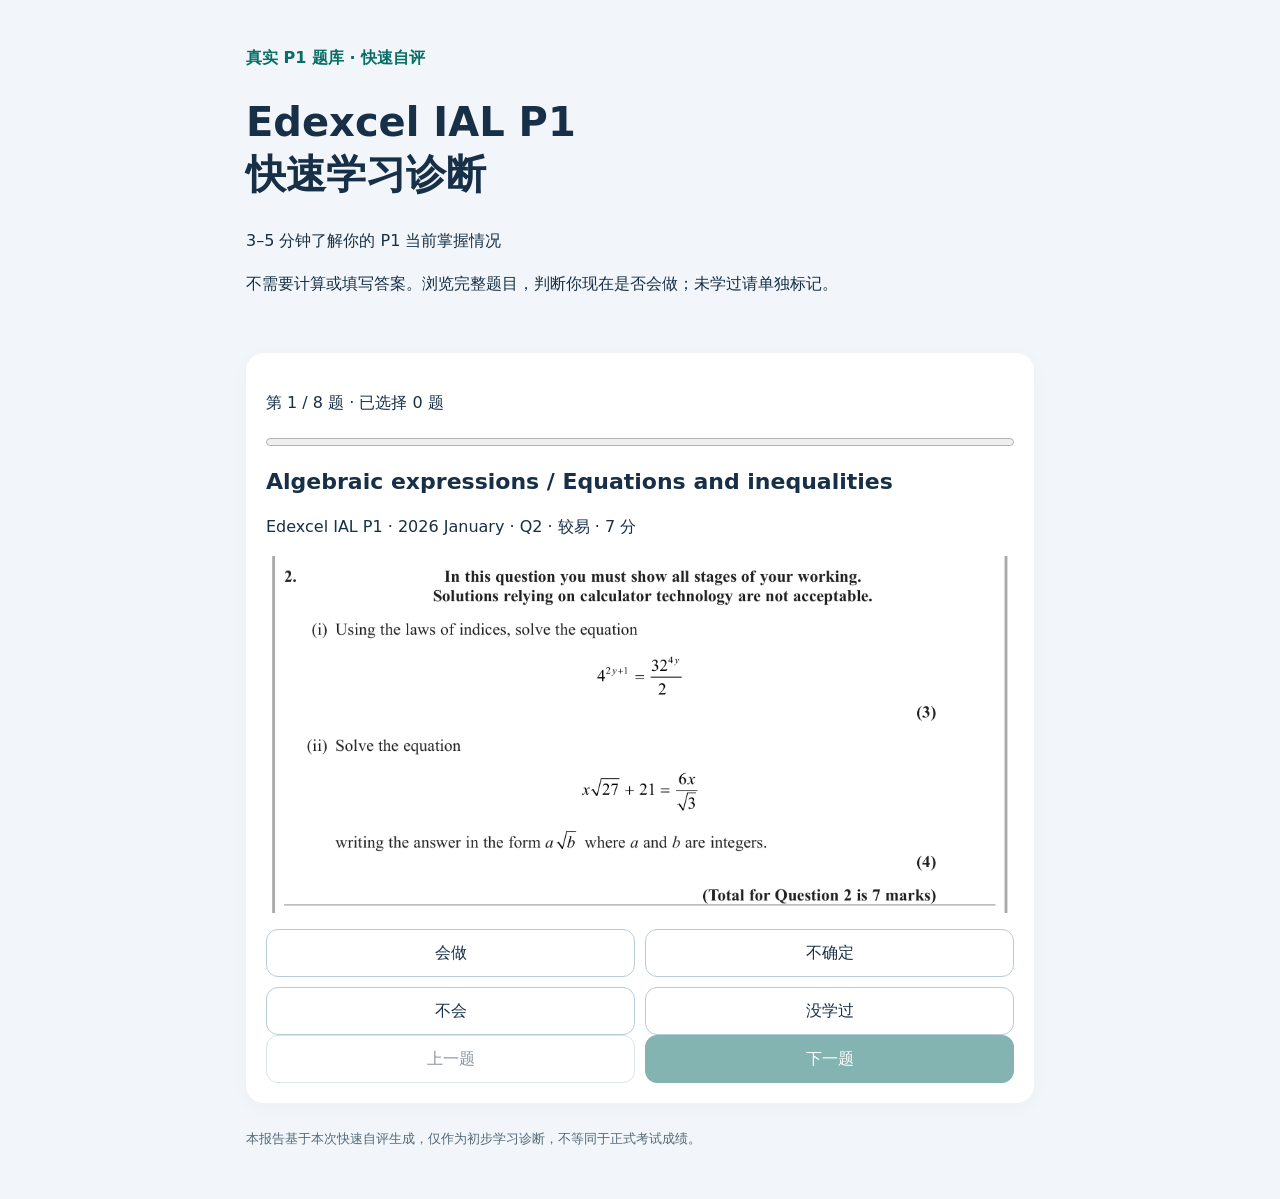
<file: diagnostic.html>
<!doctype html><html lang="zh-CN"><meta charset="utf-8"><meta name="viewport" content="width=device-width,initial-scale=1"><title>Edexcel IAL P1 快速学习诊断</title><link rel="stylesheet" href="css/diagnostic.css"><main><header><span class="badge">真实 P1 题库 · 快速自评</span><h1>Edexcel IAL P1<br>快速学习诊断</h1><p>3–5 分钟了解你的 P1 当前掌握情况</p><p>不需要计算或填写答案。浏览完整题目，判断你现在是否会做；未学过请单独标记。</p></header><div id="error" role="alert"></div><section id="quiz"><p>正在读取已确认真题…</p></section><section id="result" hidden></section><section id="lead" hidden><h2>获取你的下一步学习支持</h2><form id="form"><label>姓名<input name="name" required maxlength="80" autocomplete="name"></label><label>联系方式（微信 / 电话 / 邮箱）<input name="contact" required maxlength="160"></label><label>当前年级 / 当前课程<input name="course" required maxlength="120" placeholder="例如 Year 12 / IAL P1"></label><label>目标考试时间（可选）<input name="examTime" maxlength="80" placeholder="例如 2027 年 1 月"></label><label>咨询意向<select name="intent"><option>获取完整 P1 学习规划</option><option>获取针对性真题练习</option><option>预约完整数学水平诊断</option><option>咨询 P1/P2 课程</option></select></label><label class="consent"><input name="consent" type="checkbox" required>我同意将联系方式及本次诊断用于本次学习咨询联系。</label><button>提交咨询</button><p id="submitted" role="status"></p></form></section><footer>本报告基于本次快速自评生成，仅作为初步学习诊断，不等同于正式考试成绩。</footer></main><script src="js/p1-bank.js?v=20261009b"></script><script src="js/static-bank.js?v=20261009b"></script><script src="js/diagnostic.js?v=20261009b"></script></html>
</file>
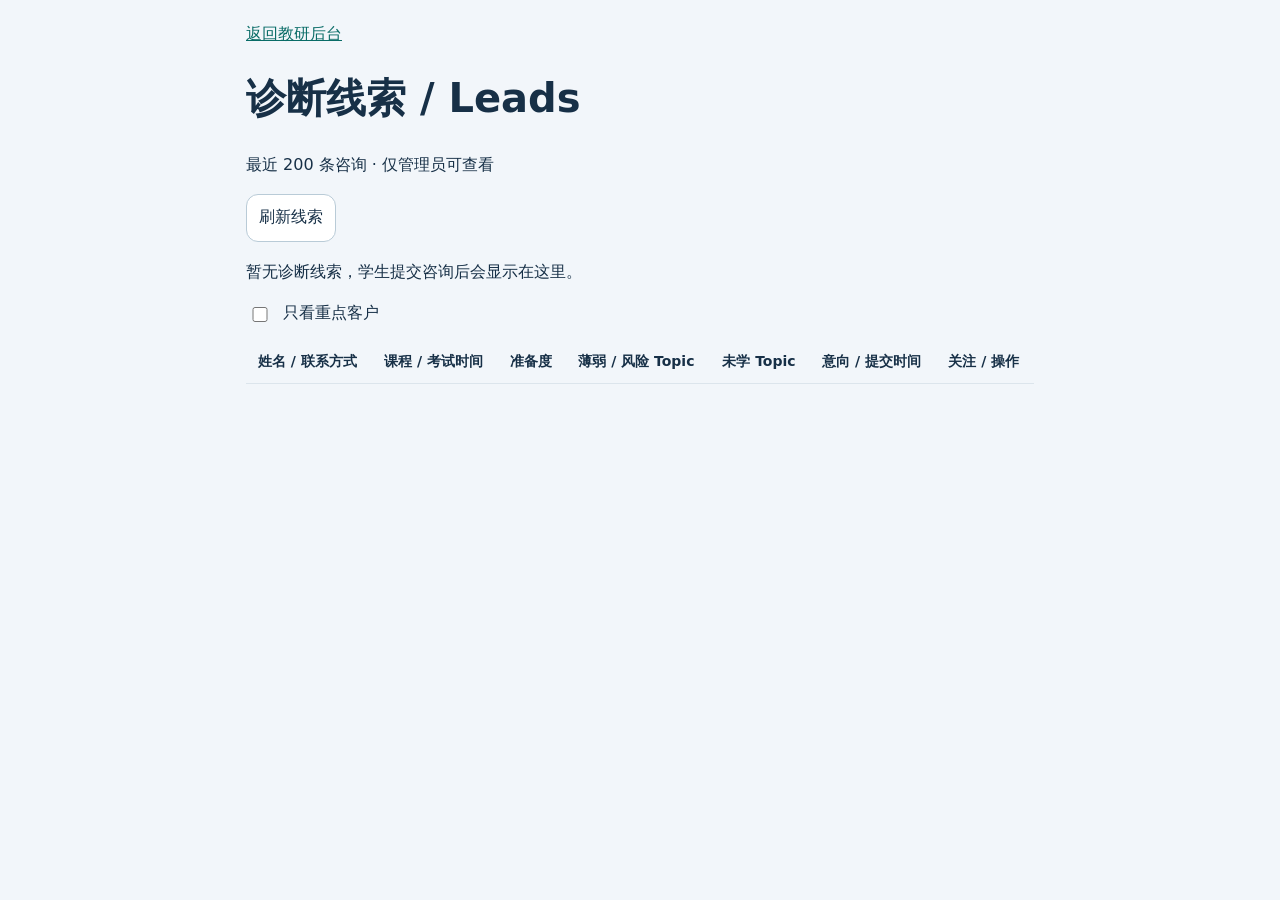
<file: leads.html>
<!doctype html><html lang="zh-CN"><meta charset="utf-8"><meta name="viewport" content="width=device-width,initial-scale=1"><title>诊断线索 / Leads</title><link rel="stylesheet" href="css/diagnostic.css"><main><a href="admin.html">返回教研后台</a><h1>诊断线索 / Leads</h1><p>最近 200 条咨询 · 仅管理员可查看</p><button id="refresh">刷新线索</button><p id="status" role="status"></p><label class="consent"><input type="checkbox" id="priority-only">只看重点客户</label><div class="scroll"><table><thead><tr><th>姓名 / 联系方式</th><th>课程 / 考试时间</th><th>准备度</th><th>薄弱 / 风险 Topic</th><th>未学 Topic</th><th>意向 / 提交时间</th><th>关注 / 操作</th></tr></thead><tbody id="rows"></tbody></table></div></main><script src="js/p1-bank.js?v=20261009b"></script><script src="js/static-bank.js?v=20261009b"></script><script src="js/leads.js?v=20261009b"></script></html>
</file>
<file: css/diagnostic.css>
:root{font-family:system-ui,-apple-system,sans-serif;color:#173047;background:#f2f6fa}*{box-sizing:border-box}body{margin:0}main{max-width:820px;margin:auto;padding:24px 16px}header{padding:24px 0}h1{font-size:clamp(28px,5vw,40px);line-height:1.3}h2{font-size:22px}p{line-height:1.7}.badge{color:#086e66;font-weight:700}section,.card{background:white;border-radius:18px;padding:20px;margin:16px 0;box-shadow:0 4px 18px #17304708}.question-image{width:100%;height:auto;display:block;margin:16px 0}.options,.actions{display:grid;grid-template-columns:1fr 1fr;gap:10px}button,a.button{font:inherit;min-height:48px;border:1px solid #b9cbd7;border-radius:12px;padding:12px;background:white;color:#173047;cursor:pointer;text-align:center}button.selected,button.primary,form>button{background:#096c67;color:white;border-color:#096c67}button:disabled{opacity:.5;cursor:default}label{display:block;margin:16px 0}input,select{display:block;width:100%;font:inherit;padding:12px;border:1px solid #b9cbd7;border-radius:8px;margin-top:6px}.consent{display:flex;gap:10px;line-height:1.5}.consent input{width:20px;flex-shrink:0}#error{color:#a32121}footer{font-size:13px;color:#536979;line-height:1.8;margin:24px 0}.score{font-size:42px;color:#096c67;font-weight:800}progress{width:100%;accent-color:#096c67}li{line-height:1.8}details{margin:12px 0}table{border-collapse:collapse;width:100%;font-size:14px}td,th{padding:12px;border-bottom:1px solid #dce5ec;text-align:left;vertical-align:top}.scroll{overflow-x:auto}a{color:#096c67}[hidden]{display:none!important}
</file>
